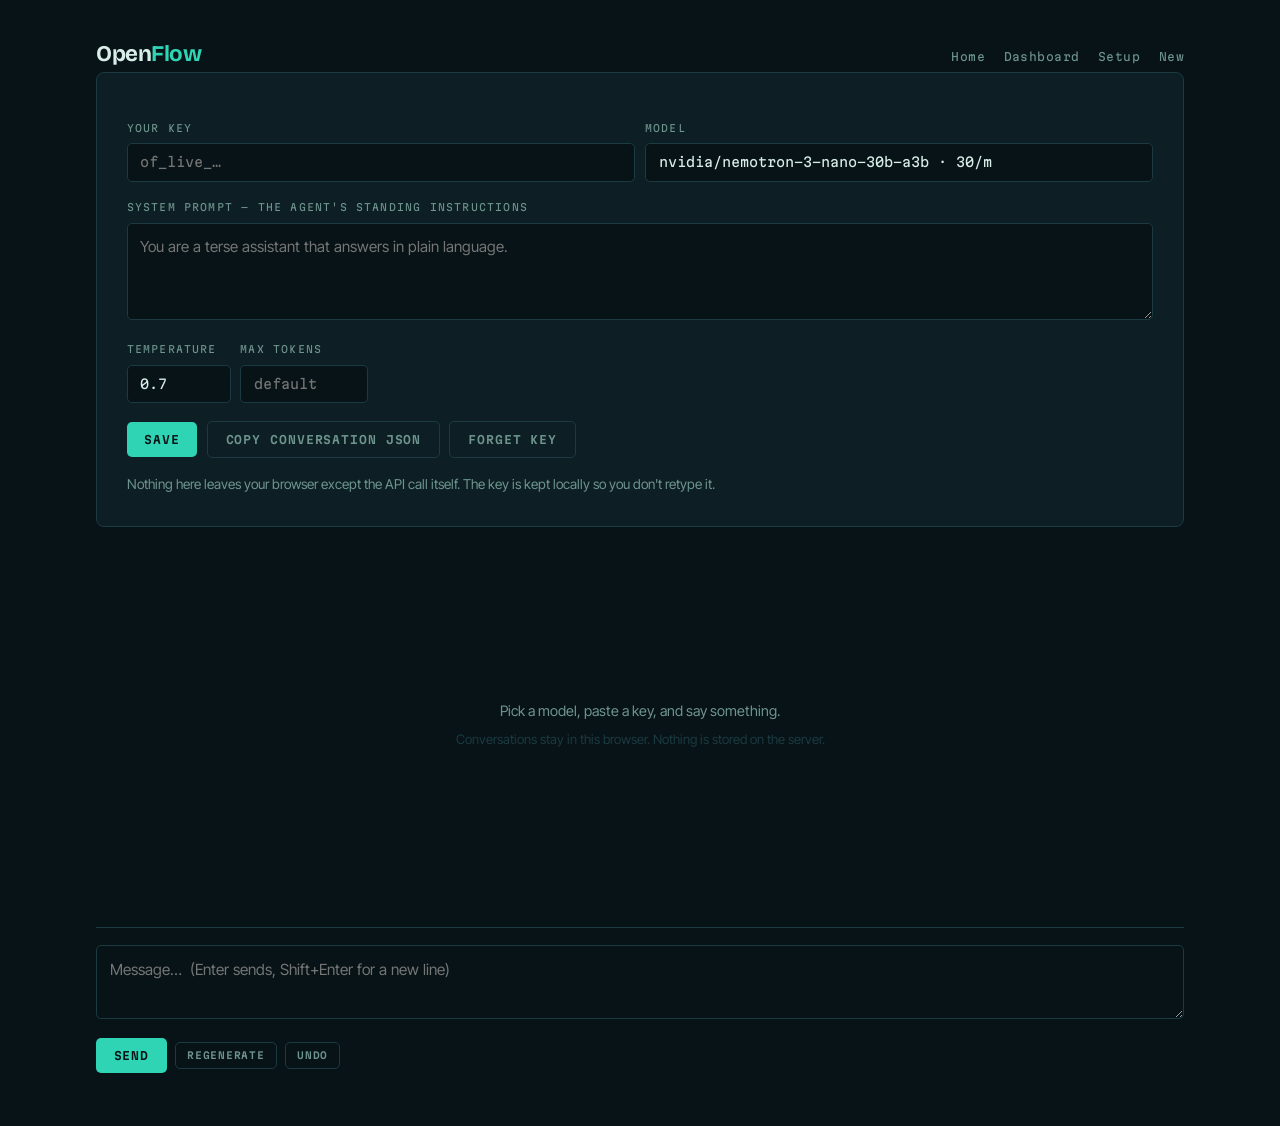
<file: chat.html>
<!doctype html>
<html lang="en">
<head>
<meta charset="utf-8">
<meta name="viewport" content="width=device-width, initial-scale=1">
<title>Chat — OpenFlow</title>
<meta name="color-scheme" content="dark">
<link rel="stylesheet" href="style.css">
</head>
<body class="chat-body">

<header class="masthead">
  <h1 class="wordmark"><a href="index.html">Open<span>Flow</span></a></h1>
  <nav>
    <a href="index.html">Home</a>
    <a href="dashboard.html">Dashboard</a>
    <a href="#" id="toggle-setup">Setup</a>
    <a href="#" id="new-chat">New</a>
  </nav>
</header>

<main class="shell chat-shell">

  <!-- ---------------------------------------------------------- setup ---->
  <section class="panel" id="setup">
    <div class="row">
      <div class="grow">
        <label for="key">Your key</label>
        <input id="key" placeholder="of_live_…" autocomplete="off">
      </div>
      <div class="grow">
        <label for="model">Model</label>
        <select id="model"></select>
      </div>
    </div>

    <label for="system">System prompt — the agent's standing instructions</label>
    <textarea id="system" rows="3" placeholder="You are a terse assistant that answers in plain language."></textarea>

    <div class="row" style="margin-top:0.9rem">
      <div>
        <label for="temp" style="margin-top:0">Temperature</label>
        <input id="temp" type="number" min="0" max="2" step="0.1" value="0.7" style="width:6.5rem">
      </div>
      <div>
        <label for="maxtok" style="margin-top:0">Max tokens</label>
        <input id="maxtok" type="number" min="1" step="64" placeholder="default" style="width:8rem">
      </div>
    </div>

    <div class="row" style="margin-top:1.1rem">
      <button type="button" id="save-setup">Save</button>
      <button class="ghost" type="button" id="copy-json">Copy conversation JSON</button>
      <button class="ghost" type="button" id="forget">Forget key</button>
    </div>

    <p class="alert" id="setup-alert" hidden></p>
    <p class="note" style="margin-top:1rem">
      Nothing here leaves your browser except the API call itself. The key is
      kept locally so you don't retype it.
    </p>
  </section>

  <!-- -------------------------------------------------------- messages ---->
  <section id="thread" class="thread">
    <p class="empty" id="empty">
      Pick a model, paste a key, and say something.<br>
      <span class="dim">Conversations stay in this browser. Nothing is stored on the server.</span>
    </p>
  </section>

  <!-- -------------------------------------------------------- composer ---->
  <section class="composer">
    <textarea id="say" rows="2" placeholder="Message…  (Enter sends, Shift+Enter for a new line)"></textarea>
    <div class="composer-actions">
      <button type="button" id="send">Send</button>
      <button class="ghost tiny" type="button" id="stop" hidden>Stop</button>
      <button class="ghost tiny" type="button" id="regen">Regenerate</button>
      <button class="ghost tiny" type="button" id="undo">Undo</button>
    </div>
    <p class="meta" id="stats"></p>
  </section>

</main>

<script src="config.js?v=ce07b30f"></script>
<script>
const CFG = window.OPENFLOW;
const API = CFG.api.replace(/\/+$/, "");
const MODELS = CFG.models || [];

/* ------------------------------------------------------------ tiny store */

const store = {
  _m: {},
  get(k) { try { return localStorage.getItem(k); } catch (e) { return this._m[k] ?? null; } },
  set(k, v) { try { localStorage.setItem(k, v); } catch (e) { this._m[k] = v; } },
  del(k) { try { localStorage.removeItem(k); } catch (e) { delete this._m[k]; } },
};

const $ = (id) => document.getElementById(id);

/* ----------------------------------------------------------------- state */

let history = [];
let controller = null;

function loadState() {
  $("key").value = store.get("openflow.key") || "";
  $("system").value = store.get("openflow.system") || "";
  $("temp").value = store.get("openflow.temp") || "0.7";
  $("maxtok").value = store.get("openflow.maxtok") || "";
  try { history = JSON.parse(store.get("openflow.thread") || "[]"); } catch (e) { history = []; }
}

function saveThread() {
  store.set("openflow.thread", JSON.stringify(history));
}

/* ---------------------------------------------------------------- models */

function fillModels() {
  const picker = $("model");
  picker.innerHTML = "";
  for (const m of MODELS) {
    if ((m.kind || "chat") !== "chat") continue;   // video has its own endpoint
    const option = document.createElement("option");
    option.value = m.id;
    option.textContent = m.id + "  ·  " + m.limit;
    picker.appendChild(option);
  }
  const saved = store.get("openflow.model");
  if (saved && MODELS.some((m) => m.id === saved)) picker.value = saved;
}

/* -------------------------------------------------------------- markdown */

/* Deliberately small. Escapes everything first, then re-introduces only
   fenced code, inline code, bold and italics. No raw HTML ever renders. */
function render(text) {
  const safe = text
    .replace(/&/g, "&amp;").replace(/</g, "&lt;").replace(/>/g, "&gt;");

  const blocks = [];
  let out = safe.replace(/```(\w*)\n?([\s\S]*?)```/g, (_, lang, code) => {
    blocks.push('<pre class="code" data-lang="' + lang + '">' + code.replace(/\n$/, "") + "</pre>");
    return "\u0000" + (blocks.length - 1) + "\u0000";
  });

  out = out
    .replace(/`([^`\n]+)`/g, "<code>$1</code>")
    .replace(/\*\*([^*]+)\*\*/g, "<strong>$1</strong>")
    .replace(/(^|\W)\*([^*\n]+)\*/g, "$1<em>$2</em>")
    .replace(/\n/g, "<br>");

  return out.replace(/\u0000(\d+)\u0000/g, (_, i) => blocks[i]);
}

/* ---------------------------------------------------------------- thread */

function draw() {
  const thread = $("thread");
  thread.innerHTML = "";

  if (!history.length) {
    thread.innerHTML =
      '<p class="empty">Pick a model, paste a key, and say something.<br>' +
      '<span class="dim">Conversations stay in this browser. Nothing is ' +
      'stored on the server.</span></p>';
    return;
  }

  history.forEach((message, index) => {
    const el = document.createElement("article");
    el.className = "msg";
    el.dataset.role = message.role;

    const who = document.createElement("p");
    who.className = "who";
    who.textContent = message.role === "user" ? "you" : (message.model || "assistant");
    el.appendChild(who);

    const body = document.createElement("div");
    body.className = "body";
    body.innerHTML = render(message.content);
    el.appendChild(body);

    const tools = document.createElement("div");
    tools.className = "msg-tools";

    const copy = document.createElement("button");
    copy.className = "ghost tiny";
    copy.type = "button";
    copy.textContent = "Copy";
    copy.onclick = () => navigator.clipboard.writeText(message.content);
    tools.appendChild(copy);

    if (message.role === "user") {
      const again = document.createElement("button");
      again.className = "ghost tiny";
      again.type = "button";
      again.textContent = "Edit";
      again.onclick = () => {
        $("say").value = message.content;
        history = history.slice(0, index);
        saveThread();
        draw();
        $("say").focus();
      };
      tools.appendChild(again);
    }

    el.appendChild(tools);
    thread.appendChild(el);
  });

  thread.scrollTop = thread.scrollHeight;
}

function note(text, good = false) {
  const el = $("setup-alert");
  el.textContent = text;
  el.classList.toggle("good", good);
  el.hidden = !text;
}

/* ------------------------------------------------------------------ send */

async function ask() {
  const key = $("key").value.trim();
  const model = $("model").value;
  const text = $("say").value.trim();

  if (!key) { $("setup").hidden = false; note("Paste your OpenFlow key first."); return; }
  if (!text) return;

  store.set("openflow.key", key);
  store.set("openflow.model", model);

  history.push({ role: "user", content: text });
  $("say").value = "";
  saveThread();
  draw();

  const messages = [];
  const system = $("system").value.trim();
  if (system) messages.push({ role: "system", content: system });
  for (const m of history) messages.push({ role: m.role, content: m.content });

  const body = { model, messages, stream: true };
  const temp = parseFloat($("temp").value);
  if (!Number.isNaN(temp)) body.temperature = temp;
  const maxtok = parseInt($("maxtok").value, 10);
  if (!Number.isNaN(maxtok) && maxtok > 0) body.max_tokens = maxtok;

  const reply = { role: "assistant", content: "", model };
  history.push(reply);
  draw();

  const bubble = $("thread").lastElementChild.querySelector(".body");
  bubble.innerHTML = '<span class="caret"></span>';

  $("send").disabled = true;
  $("stop").hidden = false;
  $("stats").textContent = "waiting…";

  const began = performance.now();
  let first = null;
  controller = new AbortController();

  try {
    const res = await fetch(API + "/v1/chat/completions", {
      method: "POST",
      signal: controller.signal,
      headers: { Authorization: "Bearer " + key, "Content-Type": "application/json" },
      body: JSON.stringify(body),
    });

    if (!res.ok) {
      const detail = await res.json().catch(() => null);
      reply.content = detail?.error?.message || ("HTTP " + res.status);
      reply.failed = true;
      draw();
      $("thread").lastElementChild.dataset.role = "error";
      $("stats").textContent = "";
      return;
    }

    const reader = res.body.getReader();
    const decoder = new TextDecoder();
    let buffer = "";

    while (true) {
      const { done, value } = await reader.read();
      if (done) break;
      buffer += decoder.decode(value, { stream: true });
      const lines = buffer.split("\n");
      buffer = lines.pop();

      for (const line of lines) {
        if (!line.startsWith("data:")) continue;
        const payload = line.slice(5).trim();
        if (payload === "[DONE]") continue;
        try {
          const piece = JSON.parse(payload).choices?.[0]?.delta?.content;
          if (!piece) continue;
          if (first === null) first = performance.now() - began;
          reply.content += piece;
          bubble.innerHTML = render(reply.content) + '<span class="caret"></span>';
          $("thread").scrollTop = $("thread").scrollHeight;
        } catch (e) { /* partial frame */ }
      }
    }

    bubble.innerHTML = render(reply.content);
    const total = (performance.now() - began) / 1000;
    $("stats").textContent = reply.content.length + " chars · " +
      (first !== null ? (first / 1000).toFixed(1) + "s to first token · " : "") +
      total.toFixed(1) + "s";
  } catch (err) {
    if (err.name === "AbortError") {
      bubble.innerHTML = render(reply.content || "(stopped)");
      $("stats").textContent = "stopped";
    } else {
      reply.content = "Couldn't reach the gateway: " + err.message;
      reply.failed = true;
      draw();
      $("thread").lastElementChild.dataset.role = "error";
    }
  } finally {
    controller = null;
    $("send").disabled = false;
    $("stop").hidden = true;
    if (reply.failed) history.pop();      // don't poison the next turn
    saveThread();
  }
}

/* --------------------------------------------------------------- wiring */

$("send").addEventListener("click", ask);

$("stop").addEventListener("click", () => { if (controller) controller.abort(); });

$("say").addEventListener("keydown", (e) => {
  if (e.key === "Enter" && !e.shiftKey) { e.preventDefault(); ask(); }
});

$("regen").addEventListener("click", () => {
  while (history.length && history[history.length - 1].role === "assistant") history.pop();
  const last = history.pop();
  if (!last) return;
  $("say").value = last.content;
  saveThread();
  draw();
  ask();
});

$("undo").addEventListener("click", () => {
  history.pop();
  if (history.length && history[history.length - 1].role === "user") history.pop();
  saveThread();
  draw();
});

$("new-chat").addEventListener("click", (e) => {
  e.preventDefault();
  history = [];
  saveThread();
  draw();
  $("stats").textContent = "";
});

$("toggle-setup").addEventListener("click", (e) => {
  e.preventDefault();
  $("setup").hidden = !$("setup").hidden;
});

$("save-setup").addEventListener("click", () => {
  store.set("openflow.key", $("key").value.trim());
  store.set("openflow.system", $("system").value);
  store.set("openflow.temp", $("temp").value);
  store.set("openflow.maxtok", $("maxtok").value);
  store.set("openflow.model", $("model").value);
  note("Saved.", true);
  setTimeout(() => { $("setup").hidden = true; note(""); }, 700);
});

$("copy-json").addEventListener("click", () => {
  const messages = [];
  const system = $("system").value.trim();
  if (system) messages.push({ role: "system", content: system });
  for (const m of history) messages.push({ role: m.role, content: m.content });
  navigator.clipboard.writeText(JSON.stringify(messages, null, 2)).then(
    () => note("Messages array copied — paste it straight into your agent.", true),
    () => note("Copy failed."));
});

$("forget").addEventListener("click", () => {
  store.del("openflow.key");
  $("key").value = "";
  note("Key forgotten.", true);
});

/* ----------------------------------------------------------------- start */

fillModels();
loadState();
draw();
if (!$("key").value) $("setup").hidden = false; else $("setup").hidden = true;
</script>
</body>
</html>
</file>
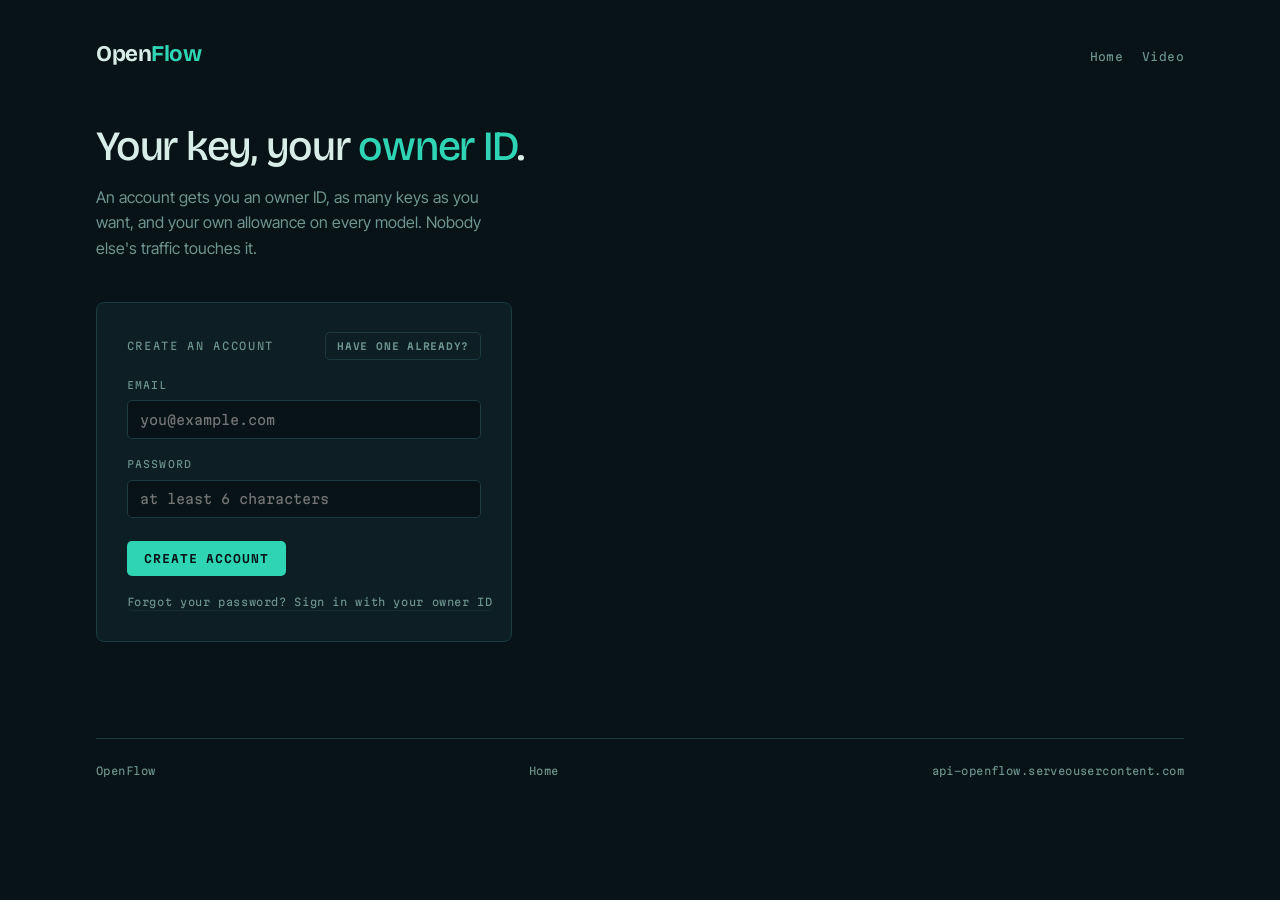
<file: dashboard.html>
<!doctype html>
<html lang="en">
<head>
<meta charset="utf-8">
<meta name="viewport" content="width=device-width, initial-scale=1">
<title>Dashboard — OpenFlow</title>
<meta name="color-scheme" content="dark">
<link rel="stylesheet" href="style.css">
</head>
<body>

<header class="masthead">
  <h1 class="wordmark"><a href="index.html">Open<span>Flow</span></a></h1>
  <nav>
    <a href="index.html">Home</a>
    <a href="video.html">Video</a>
    <a href="#pick" id="nav-pick" hidden>Free pick</a>
    <a href="#models" id="nav-models" hidden>Models</a>
    <a href="#" id="signout" hidden>Sign out</a>
  </nav>
</header>

<main class="shell">

  <!-- ---------------------------------------------------------- signed out -->
  <section id="gate">
    <h2 class="thesis" style="font-size:clamp(1.6rem,4.5vw,2.6rem)">
      Your key, your <em>owner ID</em>.
    </h2>
    <p class="standfirst">
      An account gets you an owner ID, as many keys as you want, and your own
      allowance on every model. Nobody else's traffic touches it.
    </p>

    <div class="panel" style="max-width:26rem">
      <div class="row spread">
        <p class="eyebrow" id="gate-title" style="margin:0">Create an account</p>
        <button class="ghost tiny" type="button" id="gate-toggle">Have one already?</button>
      </div>

      <label for="email">Email</label>
      <input id="email" type="email" autocomplete="email" placeholder="you@example.com">

      <div id="gate-password">
        <label for="password">Password</label>
        <input id="password" type="password" autocomplete="current-password" placeholder="at least 6 characters">
      </div>

      <div id="gate-ownerid" hidden>
        <label for="ownerid">Owner ID</label>
        <input id="ownerid" placeholder="own_…" autocomplete="off">
      </div>

      <div class="row" style="margin-top:1.4rem">
        <button type="button" id="gate-submit">Create account</button>
      </div>

      <p class="alert" id="gate-alert" hidden></p>

      <p class="secret" style="margin-top:1.1rem">
        <button type="button" id="gate-mode">Forgot your password? Sign in with your owner ID</button>
      </p>
    </div>
  </section>

  <!-- ----------------------------------------------------------- signed in -->
  <section id="desk" hidden>

    <div class="row spread" style="margin:2.75rem 0 0">
      <div>
        <p class="eyebrow" style="margin:0 0 0.3rem">Signed in as</p>
        <p class="stat" id="who"></p>
      </div>
      <div style="text-align:right">
        <p class="eyebrow" style="margin:0 0 0.3rem">Owner ID</p>
        <p class="stat" id="owner">—</p>
        <p class="stat" id="perk-badge" style="color:var(--flow);font-size:0.7rem" hidden></p>
      </div>
    </div>

    <!-- ------------------------------------------------------------- keys -->
    <section class="section">
      <h2>Keys</h2>
      <p>Each key is shown once, when you create it. Only a fingerprint is
        stored, so there's no recovering it later — make another instead.</p>

      <div class="panel" style="margin-top:1.6rem">
        <div class="row">
          <input id="label" class="grow" placeholder="what's this key for?">
          <button type="button" id="mint">Generate key</button>
        </div>

        <div class="reveal" id="reveal" hidden>
          <p class="eyebrow" style="margin:0 0 0.55rem">Copy this now</p>
          <div id="reveal-key"></div>
          <div class="row tight" style="margin-top:0.9rem">
            <button class="ghost tiny" type="button" id="copy">Copy</button>
            <button class="ghost tiny" type="button" id="tryit">Use it below</button>
          </div>
        </div>

        <p class="alert" id="desk-alert" hidden></p>
        <div id="keys"></div>
      </div>
    </section>

    <!-- -------------------------------------------------------- free pick -->
    <section class="section" id="pick" hidden>
      <h2>Your free pick</h2>
      <p>One model, no limit, for as long as you want it. Change your mind
        whenever — nothing is spent by switching.</p>

      <div class="panel" style="margin-top:1.6rem">
        <label for="pick-model">Unlimited model</label>
        <select id="pick-model"><option value="">— none chosen —</option></select>

        <div class="row" style="margin-top:1.1rem">
          <button type="button" id="pick-save">Save</button>
          <button type="button" class="ghost" id="pick-clear">Clear</button>
        </div>

        <p class="alert" id="pick-alert" hidden></p>
      </div>
    </section>

    <!-- ----------------------------------------------------------- models -->
    <section class="section" id="models">
      <h2>Models you can call</h2>
      <p>Every limit below is yours alone. Paste a key to see your own
        remaining headroom — or paste a code to redeem it.</p>

      <div class="panel" style="margin-top:1.4rem">
        <div class="row">
          <input id="play-key" class="grow" placeholder="of_live_… or a code" autocomplete="off">
          <button class="ghost" type="button" id="forget">Forget</button>
        </div>
        <p class="secret" style="margin:0.55rem 0 0">
          Kept in this browser only. It's never sent anywhere except your own
          gateway.
        </p>
        <p class="alert good" id="perk-note" hidden></p>
      </div>

      <div class="rig" style="margin-top:1.6rem">
        <div class="rig-head">
          <p class="eyebrow" style="margin:0">Your allowance <span id="rig-count"></span></p>
          <p class="rig-state" id="rig-state" data-live="pending">
            <span class="pip"></span><span id="rig-state-text">connecting</span>
          </p>
        </div>
        <input class="sift" id="sift" type="search" placeholder="filter models" autocomplete="off">
        <div id="rig-body"><p class="note">Loading…</p></div>
      </div>
    </section>

    <!-- --------------------------------------------------------- base url -->
    <section class="section">
      <h2>Base URL</h2>
      <p>Point any OpenAI-compatible client here and pass your key as the
        bearer token.</p>
      <p class="endpoint"><code id="base-url">…</code></p>
      <div class="row" style="margin-top:0.9rem">
        <button class="ghost tiny" type="button" id="copy-base">Copy base URL</button>
      </div>
    </section>

  </section>
</main>

<footer>
  <span>OpenFlow</span>
  <span><a href="index.html">Home</a></span>
  <span id="foot-endpoint">—</span>
</footer>

<script src="config.js?v=b755d080"></script>
<script>
const CFG = window.OPENFLOW;
const API = CFG.api.replace(/\/+$/, "");

console.log("%cOpenFlow", "color:#2fd4b4;font-weight:700");
console.log("A code exists. The key field takes more than keys.\n" +
            "Filter the models on the home page for a small orange fish.");
const SB = CFG.supabaseUrl.replace(/\/+$/, "");

document.getElementById("base-url").textContent = API + "/v1";
document.getElementById("foot-endpoint").textContent = API.replace(/^https?:\/\//, "");

/* ------------------------------------------------------------- tiny store */

const store = {
  _m: {},
  get(k) { try { return localStorage.getItem(k); } catch (e) { return this._m[k] ?? null; } },
  set(k, v) { try { localStorage.setItem(k, v); } catch (e) { this._m[k] = v; } },
  del(k) { try { localStorage.removeItem(k); } catch (e) { delete this._m[k]; } },
};

let session = null;
try { session = JSON.parse(store.get("openflow.session") || "null"); } catch (e) {}

const keep = (s) => { session = s; store.set("openflow.session", JSON.stringify(s)); };
const clear = () => {
  session = null;
  AUTH.mode = AUTH.email = AUTH.ownerId = null;
  store.del("openflow.session");
  store.del("openflow.owner");
};

/* ------------------------------------------------------------- supabase io */

async function sb(path, { method = "GET", body, auth = true, prefer } = {}) {
  const headers = { apikey: CFG.supabaseKey, "Content-Type": "application/json" };
  headers.Authorization = "Bearer " + (auth && session ? session.access_token : CFG.supabaseKey);
  if (prefer) headers.Prefer = prefer;

  const res = await fetch(SB + path, {
    method, headers, body: body ? JSON.stringify(body) : undefined,
  });
  const text = await res.text();
  const data = text ? JSON.parse(text) : null;
  if (!res.ok) {
    throw new Error(data?.msg || data?.message || data?.error_description ||
                    data?.hint || ("Supabase returned " + res.status));
  }
  return data;
}

/* Whoever we are, the owner ID is what keys hang off. */
async function ownerId() {
  if (AUTH.mode === "owner") return AUTH.ownerId;
  try {
    const rows = await sb("/rest/v1/owners?select=owner_id&limit=1");
    return rows?.[0]?.owner_id || "pending — run schema.sql";
  } catch (err) {
    return null;
  }
}

/* Two ways in. "jwt" is the normal Supabase session. "owner" carries the
   email and owner ID with every call instead, checked by security-definer
   functions, because Supabase Auth can't mint a token for that pair. */
const AUTH = { mode: null, email: null, ownerId: null };

try {
  const saved = JSON.parse(store.get("openflow.owner") || "null");
  if (saved && saved.email && saved.ownerId) Object.assign(AUTH, saved, { mode: "owner" });
} catch (e) {}

function ownerArgs(extra = {}) {
  return { p_email: AUTH.email, p_owner_id: AUTH.ownerId, ...extra };
}

const rpc = (fn, body) =>
  sb("/rest/v1/rpc/" + fn, { method: "POST", auth: false, body });

function say(id, message, good = false) {
  const el = document.getElementById(id);
  el.textContent = message;
  el.classList.toggle("good", good);
  el.hidden = !message;
}

/* --------------------------------------------------------------------- gate */

let mode = "signup";
const gateTitle = document.getElementById("gate-title");
const gateToggle = document.getElementById("gate-toggle");
const gateSubmit = document.getElementById("gate-submit");

const gateMode = document.getElementById("gate-mode");
let byOwner = false;

gateMode.addEventListener("click", () => {
  byOwner = !byOwner;
  document.getElementById("gate-password").hidden = byOwner;
  document.getElementById("gate-ownerid").hidden = !byOwner;
  gateToggle.hidden = byOwner;
  gateTitle.textContent = byOwner ? "Sign in with your owner ID" :
                          (mode === "signup" ? "Create an account" : "Sign in");
  gateSubmit.textContent = byOwner ? "Sign in" :
                           (mode === "signup" ? "Create account" : "Sign in");
  gateMode.textContent = byOwner ? "Use a password instead"
                                 : "Forgot your password? Sign in with your owner ID";
  say("gate-alert", "");
});

gateToggle.addEventListener("click", () => {
  mode = mode === "signup" ? "login" : "signup";
  gateTitle.textContent = mode === "signup" ? "Create an account" : "Sign in";
  gateSubmit.textContent = mode === "signup" ? "Create account" : "Sign in";
  gateToggle.textContent = mode === "signup" ? "Have one already?" : "Need an account?";
  say("gate-alert", "");
});

gateSubmit.addEventListener("click", async () => {
  const email = document.getElementById("email").value.trim();

  if (byOwner) {
    const ownerId = document.getElementById("ownerid").value.trim();
    if (!email || !ownerId) return say("gate-alert", "Enter both your email and your owner ID.");
    gateSubmit.disabled = true;
    try {
      const out = await rpc("openflow_owner_login",
                            { p_email: email, p_owner_id: ownerId });
      const row = Array.isArray(out) ? out[0] : out;
      if (!row || !row.ok) return say("gate-alert", row?.message || "That didn't work.");
      AUTH.mode = "owner";
      AUTH.email = row.email;
      AUTH.ownerId = row.owner_id;
      store.set("openflow.owner", JSON.stringify({ email: AUTH.email, ownerId: AUTH.ownerId }));
      await open();
    } catch (err) {
      say("gate-alert", "Couldn't reach the account database.");
    } finally {
      gateSubmit.disabled = false;
    }
    return;
  }

  const password = document.getElementById("password").value;
  if (!email || !password) return say("gate-alert", "Enter an email and a password.");
  if (password.length < 6) return say("gate-alert", "Passwords need at least 6 characters.");

  gateSubmit.disabled = true;
  try {
    if (mode === "signup") {
      const out = await sb("/auth/v1/signup", { method: "POST", auth: false, body: { email, password } });
      if (!out.access_token) {
        say("gate-alert", "Account created. Supabase is set to confirm emails " +
                          "first — check your inbox, or switch that off under " +
                          "Authentication → Providers → Email.");
        gateSubmit.disabled = false;
        return;
      }
      keep(out);
    } else {
      keep(await sb("/auth/v1/token?grant_type=password", {
        method: "POST", auth: false, body: { email, password },
      }));
    }
    await open();
  } catch (err) {
    say("gate-alert", err.message);
  } finally {
    gateSubmit.disabled = false;
  }
});

/* --------------------------------------------------------------------- desk */

let me = null;

async function open() {
  if (AUTH.mode === "owner") {
    me = { email: AUTH.email, id: null };
  } else {
    try {
      me = await sb("/auth/v1/user");
      AUTH.mode = "jwt";
    } catch (err) {
      clear();
      return;
    }
  }

  document.getElementById("gate").hidden = true;
  document.getElementById("desk").hidden = false;
  for (const id of ["signout", "nav-play", "nav-models"]) {
    document.getElementById(id).hidden = false;
  }
  document.getElementById("who").textContent = me.email;

  document.getElementById("owner").textContent = await ownerId() || "unavailable";

  const saved = store.get("openflow.key");
  if (saved) document.getElementById("play-key").value = saved;

  await listKeys();
  build();
  showPerks();
  loadPick();
  tick();
}

document.getElementById("signout").addEventListener("click", (e) => {
  e.preventDefault();
  clear();
  location.reload();
});

/* --------------------------------------------------------------------- keys */

async function sha256hex(text) {
  const digest = await crypto.subtle.digest("SHA-256", new TextEncoder().encode(text));
  return [...new Uint8Array(digest)].map((b) => b.toString(16).padStart(2, "0")).join("");
}

function mintKey() {
  const raw = crypto.getRandomValues(new Uint8Array(32));
  const b64 = btoa(String.fromCharCode(...raw))
    .replace(/\+/g, "-").replace(/\//g, "_").replace(/=+$/, "");
  return "of_live_" + b64;
}

document.getElementById("mint").addEventListener("click", async () => {
  const button = document.getElementById("mint");
  button.disabled = true;
  say("desk-alert", "");
  try {
    const owner = await ownerId();
    if (!owner || owner.startsWith("pending")) {
      throw new Error("No owner ID yet. Run schema.sql on your project.");
    }

    const key = mintKey();
    const label = document.getElementById("label").value.trim() || "default";
    const hash = await sha256hex(key);
    const preview = key.slice(0, 16) + "…" + key.slice(-4);

    if (AUTH.mode === "owner") {
      const ok = await rpc("openflow_owner_new_key",
        ownerArgs({ p_label: label, p_key_hash: hash, p_key_preview: preview }));
      if (ok === false) throw new Error("Couldn't create the key.");
    } else {
      await sb("/rest/v1/api_keys", {
        method: "POST", prefer: "return=minimal",
        body: { user_id: me.id, owner_id: owner, label,
                key_hash: hash, key_preview: preview },
      });
    }

    document.getElementById("reveal-key").textContent = key;
    document.getElementById("reveal").hidden = false;
    document.getElementById("label").value = "";

    document.getElementById("copy").onclick = () =>
      navigator.clipboard.writeText(key).then(
        () => say("desk-alert", "Key copied.", true),
        () => say("desk-alert", "Copy failed — select it and copy manually."));

    document.getElementById("tryit").onclick = () => {
      document.getElementById("play-key").value = key;
      store.set("openflow.key", key);
      document.getElementById("models").scrollIntoView({ block: "start" });
      tick();
    };

    await listKeys();
  } catch (err) {
    say("desk-alert", err.message);
  } finally {
    button.disabled = false;
  }
});

async function listKeys() {
  const box = document.getElementById("keys");
  let rows;
  try {
    rows = AUTH.mode === "owner"
      ? await rpc("openflow_owner_keys", ownerArgs())
      : await sb("/rest/v1/api_keys?select=id,label,key_preview,revoked," +
                 "created_at,last_used_at&order=created_at.desc");
  } catch (err) {
    box.innerHTML = '<p class="note">Couldn\'t load your keys.</p>';
    return;
  }

  box.innerHTML = "";
  if (!rows.length) {
    box.innerHTML = '<p class="note">No keys yet. Generate one above.</p>';
    return;
  }

  for (const row of rows) {
    const el = document.createElement("div");
    el.className = "keyrow";
    el.dataset.revoked = String(row.revoked);

    const used = row.last_used_at
      ? "last used " + new Date(row.last_used_at).toLocaleDateString()
      : "never used";

    el.innerHTML = '<div><div class="mono"></div><div class="meta"></div></div>';
    el.querySelector(".mono").textContent = row.key_preview;
    el.querySelector(".meta").textContent =
      row.label + " · " + used + (row.revoked ? " · revoked" : "");

    if (!row.revoked) {
      const kill = document.createElement("button");
      kill.className = "ghost tiny";
      kill.type = "button";
      kill.textContent = "Revoke";
      kill.onclick = async () => {
        kill.disabled = true;
        try {
          if (AUTH.mode === "owner") {
            await rpc("openflow_owner_revoke", ownerArgs({ p_key_id: row.id }));
          } else {
            await sb("/rest/v1/api_keys?id=eq." + row.id, {
              method: "PATCH", prefer: "return=minimal", body: { revoked: true },
            });
          }
          await listKeys();
          say("desk-alert", "Revoked. Takes up to a minute to take effect.", true);
        } catch (err) {
          say("desk-alert", err.message);
          kill.disabled = false;
        }
      };
      el.appendChild(kill);
    }
    box.appendChild(el);
  }
}

/* ------------------------------------------------------------------- models */

/* The roster comes from config.js and nothing else. The gateway is only ever
   asked how full each bucket is — never which models exist. Regenerate the
   list with: python3 sitemodels.py */
const MODELS = (CFG.models || []).map((m) => ({
  id: m.id,
  provider_label: m.provider,
  blurb: m.blurb,
  limit: m.limit,
  kind: m.kind || "chat",
  capacity: null,
  available: null,
}));

const state = document.getElementById("rig-state");
const stateText = document.getElementById("rig-state-text");
const body = document.getElementById("rig-body");
const sift = document.getElementById("sift");

let live = new Map();

function build() {
  const groups = new Map();
  for (const m of MODELS) {
    const label = m.provider_label || "Other";
    if (!groups.has(label)) groups.set(label, []);
    groups.get(label).push(m);
  }

  body.innerHTML = "";
  for (const [label, rows] of groups) {
    const section = document.createElement("section");
    section.className = "group";
    const head = document.createElement("p");
    head.className = "group-name";
    head.textContent = label;
    section.appendChild(head);

    for (const m of rows) {
      const gauge = document.createElement("div");
      gauge.className = "gauge";
      gauge.id = "gauge-" + m.id;
      gauge.dataset.hay = (m.id + " " + label + " " + (m.blurb || "")).toLowerCase();
      gauge.dataset.state = m.limit === "unlimited" ? "unlimited" : "idle";
      gauge.innerHTML =
        '<span class="gauge-id"></span><span class="gauge-limit"></span>' +
        '<p class="gauge-blurb"></p>' +
        '<div class="gauge-bar"><div class="gauge-fill"></div></div>';
      gauge.querySelector(".gauge-id").textContent = m.id;
      gauge.querySelector(".gauge-blurb").textContent = m.blurb || "";
      gauge.querySelector(".gauge-limit").textContent =
        (m.kind && m.kind !== "chat" ? m.kind + " · " : "") +
        (m.limit === "unlimited" ? "unlimited" : m.limit + " per account");
      section.appendChild(gauge);
    }
    body.appendChild(section);
  }

  count();
  applySift();
}

function count(offline = 0) {
  const providers = new Set(MODELS.map((m) => m.provider_label)).size;
  document.getElementById("rig-count").textContent =
    "· " + MODELS.length + " models · " + providers + " providers" +
    (offline ? " · " + offline + " offline" : "");
}

/* Overlay live numbers onto models we already drew. Anything the gateway
   reports that isn't in config.js is ignored. */
function paint() {
  let offline = 0;
  for (const m of MODELS) {
    const gauge = document.getElementById("gauge-" + m.id);
    if (!gauge) continue;
    const fill = gauge.querySelector(".gauge-fill");
    const limit = gauge.querySelector(".gauge-limit");
    const row = live.get(m.id);

    if (!row) { gauge.dataset.state = "idle"; continue; }

    if (row.configured === false) {
      gauge.dataset.state = "offline";
      limit.textContent = "offline";
      offline++;
      continue;
    }
    if (row.limit === "unlimited" || !row.capacity) {
      gauge.dataset.state = "unlimited";
      fill.style.width = "100%";
      limit.textContent = row.perk ? "unlimited · yours" : "unlimited";
      continue;
    }
    gauge.dataset.state = "metered";
    const share = Math.max(0, row.available / row.capacity);
    fill.style.width = (share * 100).toFixed(1) + "%";
    gauge.dataset.pressure = share < 0.2 ? "high" : "normal";
    limit.textContent = Math.floor(row.available) + " of " + row.capacity + " left";
  }
  count(offline);
}

function applySift() {
  const needle = sift.value.trim().toLowerCase();
  for (const group of body.querySelectorAll(".group")) {
    let shown = 0;
    for (const gauge of group.querySelectorAll(".gauge")) {
      const hit = !needle || gauge.dataset.hay.includes(needle);
      gauge.hidden = !hit;
      if (hit) shown++;
    }
    group.hidden = shown === 0;
  }
}

sift.addEventListener("input", applySift);

async function tick() {
  if (CFG.liveCapacity === false) return;

  const key = (document.getElementById("play-key").value || "").trim();
  const mine = Boolean(key);
  const url = API + (mine ? "/v1/me" : "/v1/status");
  const headers = mine ? { Authorization: "Bearer " + key } : {};

  try {
    const res = await fetch(url, { cache: "no-store", headers });
    if (!res.ok) {
      if (mine && res.status === 401) {
        state.dataset.live = "no";
        stateText.textContent = "key not recognised";
        live = new Map();
        paint();
        return;
      }
      throw new Error(res.status);
    }
    live = new Map(((await res.json()).data || []).map((m) => [m.id, m]));
    paint();
    state.dataset.live = "yes";
    stateText.textContent = mine ? "your allowance, live" : "paste a key to see yours";
  } catch (err) {
    state.dataset.live = "no";
    stateText.textContent = "gateway offline — limits shown from config";
  }
}

/* Switching keys refreshes the meters — and anything that isn't a key gets
   tried as a code first. */
document.getElementById("play-key").addEventListener("change", async (e) => {
  if (await tryCode(e.target.value)) return;
  tick();
});

/* -------------------------------------------------------------------- perks */

/* Anything pasted into the key field that isn't shaped like a key gets tried
   as a code. Wrong guesses cost nothing — the function just says no. */
async function tryCode(value) {
  const text = (value || "").trim();
  if (!text || text.startsWith("of_live_")) return false;

  let out;
  try {
    out = AUTH.mode === "owner"
      ? await rpc("openflow_owner_redeem", ownerArgs({ p_code: text }))
      : await sb("/rest/v1/rpc/openflow_redeem", { method: "POST", body: { p_code: text } });
  } catch (err) {
    return false;
  }

  const row = Array.isArray(out) ? out[0] : out;
  if (!row || !row.ok) return false;

  const note = document.getElementById("perk-note");
  note.textContent = "Unlocked: " + row.message +
    "  ·  It's on your account, so every key you own has it.";
  note.hidden = false;

  document.getElementById("play-key").value = store.get("openflow.key") || "";
  await showPerks();
  await loadPick();
  tick();
  return true;
}

async function showPerks() {
  try {
    const rows = AUTH.mode === "owner"
      ? await rpc("openflow_owner_perks", ownerArgs())
      : await sb("/rest/v1/rpc/openflow_my_perks", { method: "POST", body: {} });
    const perks = (rows || []).map((r) => r.perk);
    const box = document.getElementById("perk-badge");
    if (!box) return;
    box.textContent = perks.length ? perks.join(" · ") : "";
    box.hidden = perks.length === 0;
  } catch (err) { /* older schema, no perks table yet */ }
}

/* --------------------------------------------------------------- free pick */

let blocked = new Set();

async function loadPick() {
  let row;
  try {
    if (AUTH.mode === "owner") {
      const rows = await rpc("openflow_owner_pick", ownerArgs());
      row = Array.isArray(rows) ? rows[0] : rows;
    } else {
      const rows = await sb("/rest/v1/rpc/openflow_my_pick", { method: "POST", body: {} });
      row = Array.isArray(rows) ? rows[0] : rows;
    }
  } catch (err) {
    return;                       // schema-freepick.sql not run yet
  }

  const has = Boolean(row && row.has_pick);
  document.getElementById("pick").hidden = !has;
  document.getElementById("nav-pick").hidden = !has;
  if (!has) return;

  try {
    const rows = await sb("/rest/v1/pick_blocked?select=model", { auth: false });
    blocked = new Set((rows || []).map((r) => r.model));
  } catch (err) { /* fall back to letting the server refuse */ }

  const picker = document.getElementById("pick-model");
  picker.innerHTML = '<option value="">— none chosen —</option>';
  for (const m of MODELS) {
    if (blocked.has(m.id)) continue;          // server refuses these anyway
    if (m.kind !== "chat") continue;          // only chat models are pickable
    if (m.limit === "unlimited") continue;    // no point picking a free one
    const option = document.createElement("option");
    option.value = m.id;
    option.textContent = m.id + "  (normally " + m.limit + ")";
    picker.appendChild(option);
  }
  picker.value = row.unlimited_model || "";
}

async function savePick(model) {
  const save = document.getElementById("pick-save");
  const clear = document.getElementById("pick-clear");
  save.disabled = clear.disabled = true;
  try {
    const out = AUTH.mode === "owner"
      ? await rpc("openflow_owner_choose_unlimited", ownerArgs({ p_model: model }))
      : await sb("/rest/v1/rpc/openflow_choose_unlimited",
                 { method: "POST", body: { p_model: model } });
    const row = Array.isArray(out) ? out[0] : out;
    say("pick-alert", row?.message || "Saved.", Boolean(row?.ok));
    if (row?.ok) document.getElementById("pick-model").value = row.model || "";
    setTimeout(tick, 1500);       // the gateway caches key lookups for a minute
  } catch (err) {
    say("pick-alert", err.message);
  } finally {
    save.disabled = clear.disabled = false;
  }
}

document.getElementById("pick-save").addEventListener("click",
  () => savePick(document.getElementById("pick-model").value));
document.getElementById("pick-clear").addEventListener("click",
  () => savePick(""));

document.getElementById("copy-base").addEventListener("click", () => {
  navigator.clipboard.writeText(API + "/v1");
});

document.getElementById("forget").addEventListener("click", () => {
  store.del("openflow.key");
  document.getElementById("play-key").value = "";
});

/* Anything pasted here is tried as a code first, then used to read your own
   allowance. */
document.getElementById("play-key").addEventListener("change", async (e) => {
  const value = e.target.value.trim();
  if (value && !value.startsWith("of_live_")) {
    if (await tryCode(value)) return;
  }
  if (value.startsWith("of_live_")) store.set("openflow.key", value);
  tick();
});

/* ------------------------------------------------------------------- start */

if (CFG.liveCapacity === false) {
  document.getElementById("rig-state").hidden = true;
}

if (session || AUTH.mode === "owner") open();

setInterval(() => {
  if (session && !document.getElementById("desk").hidden) tick();
}, 5000);
</script>
</body>
</html>
</file>
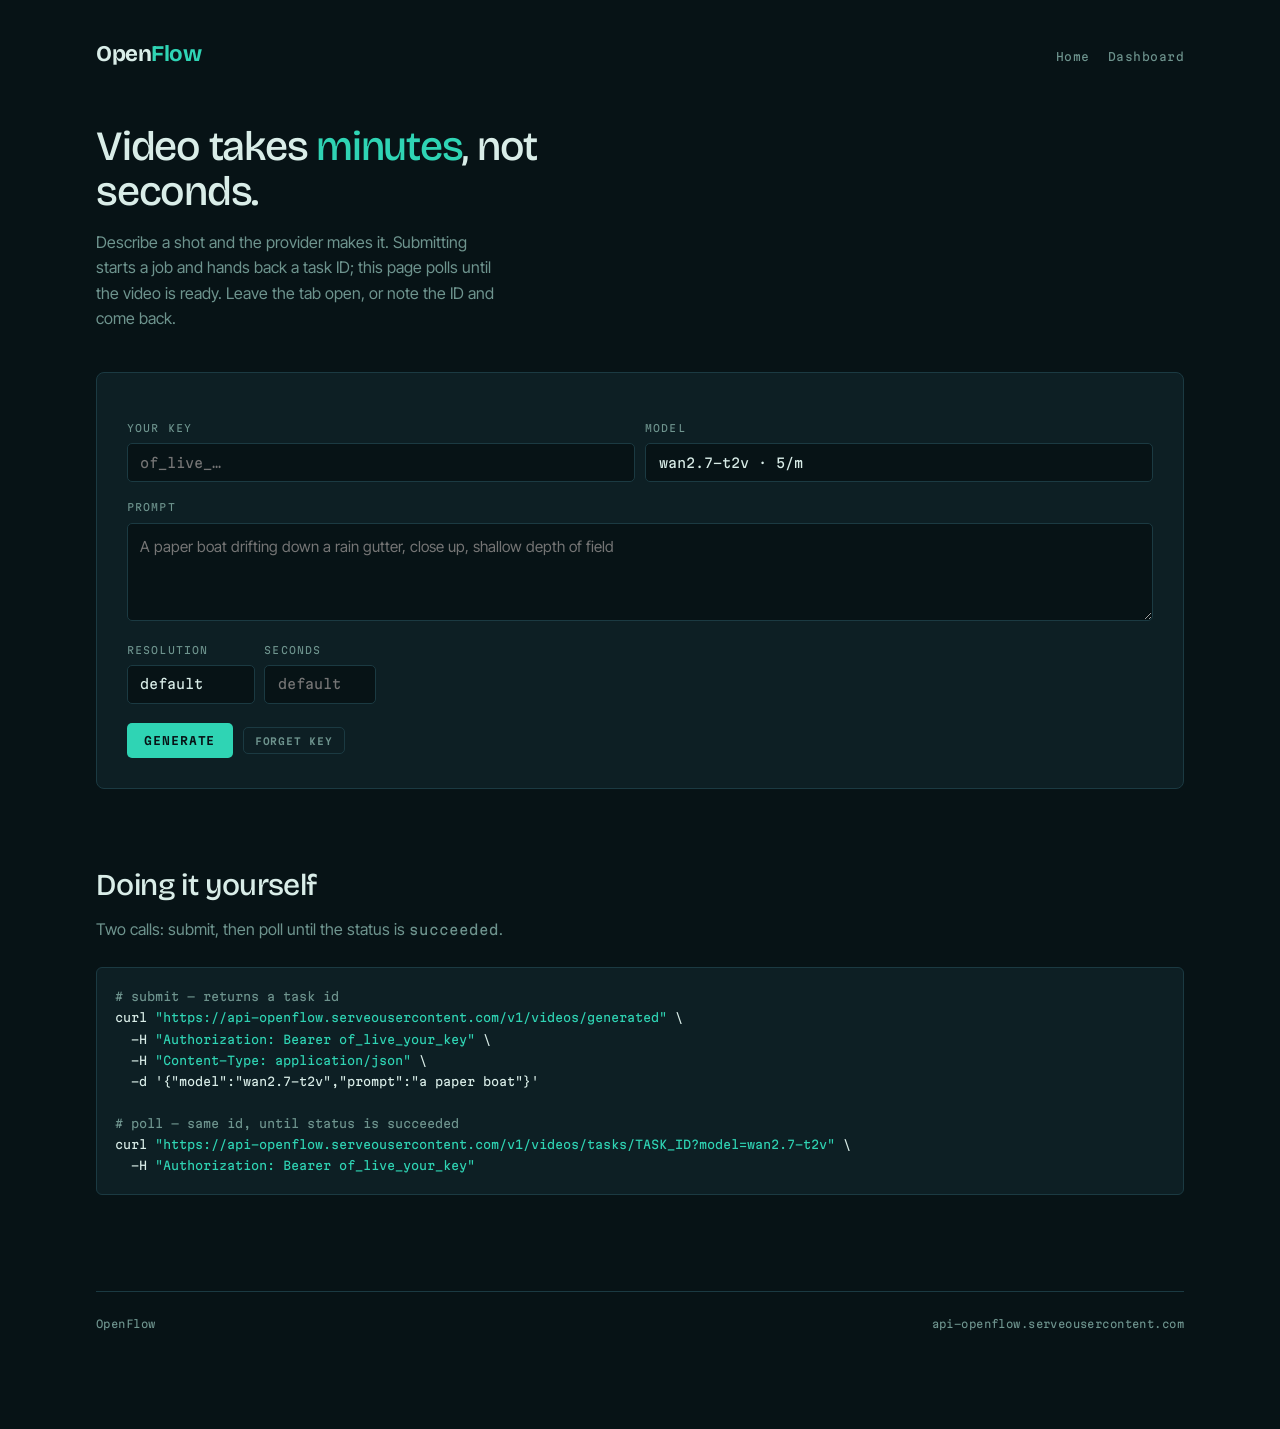
<file: video.html>
<!doctype html>
<html lang="en">
<head>
<meta charset="utf-8">
<meta name="viewport" content="width=device-width, initial-scale=1">
<title>Video — OpenFlow</title>
<meta name="color-scheme" content="dark">
<link rel="stylesheet" href="style.css">
</head>
<body>

<header class="masthead">
  <h1 class="wordmark"><a href="index.html">Open<span>Flow</span></a></h1>
  <nav>
    <a href="index.html">Home</a>
    <a href="dashboard.html">Dashboard</a>
  </nav>
</header>

<main class="shell">

  <h2 class="thesis" style="font-size:clamp(1.6rem,4.5vw,2.6rem)">
    Video takes <em>minutes</em>, not seconds.
  </h2>
  <p class="standfirst">
    Describe a shot and the provider makes it. Submitting starts a job and
    hands back a task ID; this page polls until the video is ready. Leave the
    tab open, or note the ID and come back.
  </p>

  <div class="panel">
    <div class="row">
      <div class="grow">
        <label for="key">Your key</label>
        <input id="key" placeholder="of_live_…" autocomplete="off">
      </div>
      <div class="grow">
        <label for="model">Model</label>
        <select id="model"></select>
      </div>
    </div>

    <label for="prompt">Prompt</label>
    <textarea id="prompt" rows="3" placeholder="A paper boat drifting down a rain gutter, close up, shallow depth of field"></textarea>

    <div class="row" style="margin-top:0.9rem">
      <div>
        <label for="resolution" style="margin-top:0">Resolution</label>
        <select id="resolution" style="width:8rem">
          <option value="">default</option>
          <option value="480P">480P</option>
          <option value="720P">720P</option>
          <option value="1080P">1080P</option>
        </select>
      </div>
      <div>
        <label for="duration" style="margin-top:0">Seconds</label>
        <input id="duration" type="number" min="1" max="30" placeholder="default" style="width:7rem">
      </div>
    </div>

    <div class="row" style="margin-top:1.2rem">
      <button type="button" id="go">Generate</button>
      <button class="ghost" type="button" id="stop" hidden>Stop polling</button>
      <button class="ghost tiny" type="button" id="forget">Forget key</button>
    </div>

    <p class="alert" id="alert" hidden></p>
  </div>

  <!-- ------------------------------------------------------------- job ---->
  <section class="section" id="job" hidden>
    <h2>Job</h2>

    <div class="panel" style="margin-top:1.4rem">
      <div class="row spread">
        <div>
          <p class="eyebrow" style="margin:0 0 0.3rem">Task</p>
          <p class="stat" id="task-id">—</p>
        </div>
        <div style="text-align:right">
          <p class="eyebrow" style="margin:0 0 0.3rem">Status</p>
          <p class="stat" id="task-status">—</p>
        </div>
      </div>

      <div class="gauge-bar" style="margin-top:1.1rem">
        <div class="gauge-fill" id="task-bar" style="width:8%"></div>
      </div>
      <p class="meta" id="task-meta" style="margin-top:0.7rem"></p>

      <video id="player" controls playsinline hidden></video>

      <div class="row" style="margin-top:1rem" id="done-actions" hidden>
        <a id="open-video" href="#" target="_blank" rel="noopener">
          <button class="ghost tiny" type="button">Open in a new tab</button>
        </a>
        <button class="ghost tiny" type="button" id="copy-url">Copy URL</button>
      </div>
    </div>
  </section>

  <section class="section">
    <h2>Doing it yourself</h2>
    <p>Two calls: submit, then poll until the status is <code>succeeded</code>.</p>
<pre><span class="c"># submit — returns a task id</span>
curl <span class="k">"<span class="base">…</span>/v1/videos/generated"</span> \
  -H <span class="k">"Authorization: Bearer of_live_your_key"</span> \
  -H <span class="k">"Content-Type: application/json"</span> \
  -d '{"model":"wan2.7-t2v","prompt":"a paper boat"}'

<span class="c"># poll — same id, until status is succeeded</span>
curl <span class="k">"<span class="base">…</span>/v1/videos/tasks/TASK_ID?model=wan2.7-t2v"</span> \
  -H <span class="k">"Authorization: Bearer of_live_your_key"</span></pre>
  </section>

</main>

<footer>
  <span>OpenFlow</span>
  <span id="foot-endpoint">—</span>
</footer>

<script src="config.js?v=b755d080"></script>
<script>
const CFG = window.OPENFLOW;
const API = CFG.api.replace(/\/+$/, "");
const VIDEO = (CFG.models || []).filter((m) => m.kind === "video");

document.querySelectorAll(".base").forEach((el) => { el.textContent = API; });
document.getElementById("foot-endpoint").textContent = API.replace(/^https?:\/\//, "");

const $ = (id) => document.getElementById(id);

const store = {
  _m: {},
  get(k) { try { return localStorage.getItem(k); } catch (e) { return this._m[k] ?? null; } },
  set(k, v) { try { localStorage.setItem(k, v); } catch (e) { this._m[k] = v; } },
  del(k) { try { localStorage.removeItem(k); } catch (e) { delete this._m[k]; } },
};

/* ---------------------------------------------------------------- models */

for (const m of VIDEO) {
  const option = document.createElement("option");
  option.value = m.id;
  option.textContent = m.id + "  ·  " + m.limit;
  $("model").appendChild(option);
}
if (!VIDEO.length) {
  $("model").innerHTML = "<option>no video models configured</option>";
  $("go").disabled = true;
}
$("key").value = store.get("openflow.key") || "";

function say(message, good = false) {
  const el = $("alert");
  el.style.whiteSpace = "pre-wrap";
  el.textContent = message;
  el.classList.toggle("good", good);
  el.hidden = !message;
}

/* ------------------------------------------------------------------ poll */

let timer = null;
let began = 0;

function stopPolling() {
  if (timer) clearInterval(timer);
  timer = null;
  $("stop").hidden = true;
  $("go").disabled = false;
}

/* No progress is reported by the provider, so the bar creeps toward 90% on a
   curve — honest about being an estimate, and never claims to be finished. */
function creep() {
  const seconds = (Date.now() - began) / 1000;
  const share = 8 + 82 * (1 - Math.exp(-seconds / 90));
  $("task-bar").style.width = share.toFixed(1) + "%";
  $("task-meta").textContent = "waiting " + Math.round(seconds) + "s";
}

function finish(row) {
  stopPolling();
  $("task-bar").style.width = "100%";
  $("task-status").textContent = row.status;

  if (row.status === "succeeded" && row.video_url) {
    $("task-meta").textContent =
      "ready after " + Math.round((Date.now() - began) / 1000) + "s";
    const player = $("player");
    player.src = row.video_url;
    player.hidden = false;
    $("open-video").href = row.video_url;
    $("done-actions").hidden = false;
    $("copy-url").onclick = () => navigator.clipboard.writeText(row.video_url);
    say("Done.", true);
  } else {
    $("task-bar").style.background = "var(--surge)";
    $("task-meta").textContent = row.error || "the job didn't produce a video";
    say(row.error || "Generation failed.");
  }
}

async function poll(taskId, model, key) {
  try {
    const res = await fetch(
      API + "/v1/videos/tasks/" + encodeURIComponent(taskId) +
      "?model=" + encodeURIComponent(model),
      { headers: { Authorization: "Bearer " + key }, cache: "no-store" });
    const row = await res.json();

    if (!res.ok) {
      finish({ status: "failed", error: row?.error?.message || ("HTTP " + res.status) });
      return;
    }
    $("task-status").textContent = row.status;
    if (["succeeded", "failed", "canceled"].includes(row.status)) {
      finish(row);
    }
  } catch (err) {
    // A blip while polling isn't fatal — the job carries on server-side.
    $("task-meta").textContent = "lost contact, still trying…";
  }
}

/* ---------------------------------------------------------------- submit */

$("go").addEventListener("click", async () => {
  const key = $("key").value.trim();
  const model = $("model").value;
  const prompt = $("prompt").value.trim();
  if (!key) return say("Paste your OpenFlow key first.");
  if (!prompt) return say("Write a prompt.");

  store.set("openflow.key", key);
  say("");
  $("go").disabled = true;

  const body = { model, prompt };
  if ($("resolution").value) body.resolution = $("resolution").value;
  const seconds = parseInt($("duration").value, 10);
  if (!Number.isNaN(seconds) && seconds > 0) body.duration = seconds;

  try {
    const res = await fetch(API + "/v1/videos/generated", {
      method: "POST",
      headers: { Authorization: "Bearer " + key, "Content-Type": "application/json" },
      body: JSON.stringify(body),
    });
    const row = await res.json();

    if (!res.ok) {
      $("go").disabled = false;
      let message = row?.error?.message || ("HTTP " + res.status);

      // The provider's own words are the useful part — show them, don't
      // summarise them away.
      let detail = row?.error?.upstream_body || "";
      if (detail) {
        try {
          const parsed = JSON.parse(detail);
          detail = parsed.message || parsed.error?.message ||
                   [parsed.code, parsed.msg].filter(Boolean).join(": ") || detail;
        } catch (e) { /* not JSON, show it raw */ }
        message += "\n\n" + String(detail).slice(0, 600);
      }

      say(message);
      return;
    }

    $("job").hidden = false;
    $("player").hidden = true;
    $("done-actions").hidden = true;
    $("task-bar").style.background = "var(--flow)";
    $("task-id").textContent = row.id || "—";
    $("task-status").textContent = row.status || "submitted";
    began = Date.now();

    if (row.status === "succeeded" && row.video_url) { finish(row); return; }
    if (!row.id) { finish({ status: "failed", error: "no task id came back" }); return; }

    $("stop").hidden = false;
    creep();
    timer = setInterval(() => {
      creep();
      poll(row.id, model, key);
    }, 5000);
  } catch (err) {
    $("go").disabled = false;
    say("Couldn't reach the gateway: " + err.message);
  }
});

$("stop").addEventListener("click", () => {
  stopPolling();
  $("task-meta").textContent =
    "stopped polling — the job is still running, poll the task ID to check";
});

$("forget").addEventListener("click", () => {
  store.del("openflow.key");
  $("key").value = "";
  say("Key forgotten.", true);
});
</script>
</body>
</html>
</file>
<file: style.css>
/* OpenFlow — instrument panel for a shared pipe. */

@import url("https://fonts.googleapis.com/css2?family=Bricolage+Grotesque:opsz,wght@12..96,500;12..96,700&family=Inter+Tight:wght@400;500&family=Martian+Mono:wght@400;600&display=swap");

:root {
  --ink: #071316;
  --surface: #0d1f24;
  --raised: #122a30;
  --line: #1b3a42;
  --flow: #2fd4b4;
  --surge: #ff7043;
  --text: #d9ede8;
  --muted: #6e948e;

  --display: "Bricolage Grotesque", ui-sans-serif, system-ui, sans-serif;
  --body: "Inter Tight", ui-sans-serif, system-ui, sans-serif;
  --data: "Martian Mono", ui-monospace, "SF Mono", monospace;

  --gutter: clamp(1.15rem, 5vw, 5rem);
  --shell: 68rem;
}

* { box-sizing: border-box; }
html { -webkit-text-size-adjust: 100%; scroll-behavior: smooth; }

body {
  margin: 0;
  background: var(--ink);
  color: var(--text);
  font-family: var(--body);
  font-size: 16px;
  line-height: 1.6;
  padding: 0 var(--gutter) 6rem;
}

a { color: var(--flow); text-underline-offset: 3px; }

:focus-visible { outline: 2px solid var(--flow); outline-offset: 3px; border-radius: 2px; }

::selection { background: var(--flow); color: var(--ink); }

/* ---------------------------------------------------------------- masthead */

.masthead {
  display: flex;
  align-items: baseline;
  justify-content: space-between;
  gap: 1rem;
  flex-wrap: wrap;
  padding: 2.25rem 0 0;
  max-width: var(--shell);
  margin: 0 auto;
}

.wordmark {
  font-family: var(--display);
  font-weight: 700;
  font-size: 1.4rem;
  letter-spacing: -0.02em;
  margin: 0;
}
.wordmark a { color: inherit; text-decoration: none; }
.wordmark span { color: var(--flow); }

.masthead nav {
  font-family: var(--data);
  font-size: 0.7rem;
  letter-spacing: 0.04em;
  display: flex;
  gap: 1.15rem;
  flex-wrap: wrap;
}
.masthead nav a { color: var(--muted); text-decoration: none; }
.masthead nav a:hover { color: var(--text); }
.masthead nav a[hidden] { display: none; }

/* ------------------------------------------------------------------- shell */

.shell { max-width: var(--shell); margin: 0 auto; }

.thesis {
  font-family: var(--display);
  font-weight: 500;
  font-size: clamp(1.8rem, 5.5vw, 3.4rem);
  line-height: 1.08;
  letter-spacing: -0.03em;
  margin: 3.25rem 0 1rem;
  max-width: 22ch;
}
.thesis em { font-style: normal; color: var(--flow); }

.standfirst { color: var(--muted); max-width: 46ch; margin: 0 0 2.5rem; }

.eyebrow {
  font-family: var(--data);
  font-size: 0.65rem;
  letter-spacing: 0.16em;
  text-transform: uppercase;
  color: var(--muted);
  margin: 0 0 1rem;
}

.section { margin: 4.5rem 0 0; }

.section > h2 {
  font-family: var(--display);
  font-weight: 500;
  font-size: clamp(1.35rem, 3vw, 1.9rem);
  letter-spacing: -0.02em;
  margin: 0 0 0.5rem;
  max-width: 26ch;
}
.section > p { color: var(--muted); max-width: 52ch; margin: 0; }

/* ------------------------------------------------------------------ gauges */

.rig { border-top: 1px solid var(--line); margin-top: 3rem; }

.rig-head {
  display: flex;
  align-items: baseline;
  justify-content: space-between;
  gap: 0.75rem 1rem;
  flex-wrap: wrap;
  padding: 1.25rem 0 0.75rem;
}

.rig-state {
  font-family: var(--data);
  font-size: 0.65rem;
  letter-spacing: 0.1em;
  text-transform: uppercase;
  color: var(--muted);
  display: flex;
  align-items: center;
  gap: 0.5rem;
  margin: 0;
}

.pip { width: 7px; height: 7px; border-radius: 50%; background: var(--muted); flex: none; }
.rig-state[data-live="yes"] .pip { background: var(--flow); }
.rig-state[data-live="no"] .pip { background: var(--surge); }

#rig-count { color: var(--line); letter-spacing: 0.1em; }

.sift {
  width: 100%;
  max-width: 18rem;
  background: var(--ink);
  border: 1px solid var(--line);
  border-radius: 5px;
  color: var(--text);
  font-family: var(--data);
  font-size: 0.72rem;
  padding: 0.5rem 0.7rem;
}
.sift:focus { border-color: var(--flow); outline: none; }
.sift::placeholder { color: var(--muted); }

.group { margin: 1.75rem 0 0; }
.group[hidden] { display: none; }

.group-name {
  font-family: var(--data);
  font-size: 0.68rem;
  letter-spacing: 0.12em;
  text-transform: uppercase;
  color: var(--muted);
  padding-bottom: 0.6rem;
  border-bottom: 1px solid var(--line);
  margin: 0 0 0.25rem;
}

.gauge {
  display: grid;
  grid-template-columns: minmax(0, 1fr) auto;
  gap: 0.2rem 1.25rem;
  align-items: baseline;
  padding: 0.85rem 0 0.95rem;
  border-bottom: 1px solid var(--line);
}
.gauge[hidden] { display: none; }

.gauge-id {
  font-family: var(--data);
  font-size: 0.8rem;
  font-weight: 600;
  word-break: break-all;
}

.gauge-limit {
  font-family: var(--data);
  font-size: 0.7rem;
  color: var(--muted);
  text-align: right;
  white-space: nowrap;
}

.gauge-blurb {
  grid-column: 1 / -1;
  color: var(--muted);
  font-size: 0.85rem;
  margin: 0.15rem 0 0;
}
.gauge-blurb:empty { display: none; }

.gauge-bar {
  grid-column: 1 / -1;
  height: 5px;
  margin-top: 0.65rem;
  background: var(--raised);
  border-radius: 99px;
  overflow: hidden;
}

.gauge-fill {
  height: 100%;
  width: 100%;
  background: var(--flow);
  border-radius: 99px;
  transition: width 600ms cubic-bezier(0.22, 1, 0.36, 1), background 400ms;
}

.gauge[data-pressure="high"] .gauge-fill { background: var(--surge); }

.gauge[data-state="unlimited"] .gauge-fill {
  background: linear-gradient(90deg, var(--flow), #55e8a2, var(--flow));
  background-size: 200% 100%;
  animation: drift 3.5s linear infinite;
}

.gauge[data-state="idle"] .gauge-fill { background: var(--line); width: 100%; }

/* The landing page lists limits without levels — no bar to draw there. */
.gauge[data-state="listed"] .gauge-bar { display: none; }

.gauge[data-state="offline"] .gauge-fill { background: var(--line); width: 100%; }
.gauge[data-state="offline"] .gauge-id { color: var(--muted); }

@keyframes drift { from { background-position: 0% 0; } to { background-position: 200% 0; } }

@media (prefers-reduced-motion: reduce) {
  .gauge-fill { transition: none; animation: none; }
  html { scroll-behavior: auto; }
}

/* ------------------------------------------------------------------- steps */

.steps {
  display: grid;
  gap: 1.5rem;
  grid-template-columns: repeat(auto-fit, minmax(15rem, 1fr));
  margin: 2rem 0 0;
  padding: 0;
  list-style: none;
  counter-reset: step;
}

.steps li { counter-increment: step; border-top: 1px solid var(--line); padding-top: 1rem; }

.steps li::before {
  content: counter(step, decimal-leading-zero);
  font-family: var(--data);
  font-size: 0.68rem;
  color: var(--flow);
  display: block;
  margin-bottom: 0.5rem;
}

.steps h3 { font-family: var(--display); font-weight: 500; font-size: 1.05rem; margin: 0 0 0.35rem; }
.steps p { color: var(--muted); font-size: 0.9rem; margin: 0; }

/* -------------------------------------------------------------------- code */

pre {
  background: var(--surface);
  border: 1px solid var(--line);
  border-radius: 6px;
  padding: 1.15rem;
  overflow-x: auto;
  font-family: var(--data);
  font-size: 0.73rem;
  line-height: 1.8;
  margin: 1.5rem 0 0;
}
pre .c { color: var(--muted); }
pre .k { color: var(--flow); }

code { font-family: var(--data); font-size: 0.85em; }

.endpoint { margin: 1.25rem 0 0; font-family: var(--data); font-size: 0.78rem; }

.endpoint code {
  background: var(--surface);
  border: 1px solid var(--flow);
  border-radius: 5px;
  padding: 0.55rem 0.8rem;
  display: inline-block;
  color: var(--flow);
  word-break: break-all;
}

/* ------------------------------------------------------------------ panels */

.panel {
  background: var(--surface);
  border: 1px solid var(--line);
  border-radius: 8px;
  padding: clamp(1.15rem, 3vw, 1.85rem);
}

.rule { border: 0; border-top: 1px solid var(--line); margin: 1.5rem 0; }

/* ------------------------------------------------------------------- forms */

label {
  display: block;
  font-family: var(--data);
  font-size: 0.62rem;
  letter-spacing: 0.12em;
  text-transform: uppercase;
  color: var(--muted);
  margin: 1.15rem 0 0.4rem;
}

input, textarea, select {
  width: 100%;
  background: var(--ink);
  border: 1px solid var(--line);
  border-radius: 5px;
  color: var(--text);
  font-family: var(--data);
  font-size: 0.82rem;
  padding: 0.65rem 0.8rem;
}
input:focus, textarea:focus, select:focus { border-color: var(--flow); outline: none; }

textarea { resize: vertical; min-height: 5.5rem; line-height: 1.65; font-family: var(--body); font-size: 0.95rem; }

select { appearance: none; cursor: pointer; }

input[type="file"] {
  padding: 0.5rem;
  font-family: var(--data);
  font-size: 0.72rem;
  cursor: pointer;
}
input[type="file"]::file-selector-button {
  font-family: var(--data);
  font-size: 0.65rem;
  letter-spacing: 0.06em;
  text-transform: uppercase;
  background: var(--raised);
  color: var(--text);
  border: 1px solid var(--line);
  border-radius: 4px;
  padding: 0.4rem 0.7rem;
  margin-right: 0.7rem;
  cursor: pointer;
}
input[type="file"]::file-selector-button:hover { border-color: var(--flow); }

details summary::-webkit-details-marker { color: var(--muted); }
option { background: var(--surface); color: var(--text); }

button {
  font-family: var(--data);
  font-size: 0.7rem;
  letter-spacing: 0.08em;
  text-transform: uppercase;
  background: var(--flow);
  color: var(--ink);
  border: 0;
  border-radius: 5px;
  padding: 0.7rem 1.1rem;
  cursor: pointer;
  font-weight: 600;
  white-space: nowrap;
}
button:hover { filter: brightness(1.1); }
button:disabled { opacity: 0.4; cursor: not-allowed; filter: none; }

button.ghost { background: transparent; color: var(--muted); border: 1px solid var(--line); }
button.ghost:hover { color: var(--text); border-color: var(--flow); filter: none; }

button.tiny { font-size: 0.6rem; padding: 0.42rem 0.7rem; }

.row { display: flex; gap: 0.6rem; flex-wrap: wrap; align-items: center; }
.row.spread { justify-content: space-between; }
.row.tight { gap: 0.4rem; }
.grow { flex: 1; min-width: 10rem; }

.note { font-size: 0.85rem; color: var(--muted); margin: 1rem 0 0; }

.alert {
  font-family: var(--data);
  font-size: 0.7rem;
  line-height: 1.7;
  border-left: 2px solid var(--surge);
  padding: 0.45rem 0 0.45rem 0.8rem;
  margin: 1.15rem 0 0;
  color: var(--text);
}
.alert.good { border-left-color: var(--flow); }
.alert[hidden] { display: none; }

/* -------------------------------------------------------------------- keys */

.stat { font-family: var(--data); font-size: 0.85rem; margin: 0; word-break: break-all; }

.keyrow {
  display: flex;
  align-items: center;
  justify-content: space-between;
  gap: 0.75rem 1rem;
  flex-wrap: wrap;
  padding: 0.85rem 0;
  border-top: 1px solid var(--line);
}
.keyrow .mono { font-family: var(--data); font-size: 0.76rem; word-break: break-all; }
.keyrow .meta { font-family: var(--data); font-size: 0.62rem; color: var(--muted); letter-spacing: 0.04em; }
.keyrow[data-revoked="true"] .mono { color: var(--muted); text-decoration: line-through; }

.reveal {
  background: var(--ink);
  border: 1px solid var(--flow);
  border-radius: 6px;
  padding: 0.95rem;
  margin: 1.35rem 0 0;
  font-family: var(--data);
  font-size: 0.76rem;
  word-break: break-all;
}
.reveal[hidden] { display: none; }

/* -------------------------------------------------------------- playground */

.play-meter { margin: 1rem 0 0; }

.play-meter .gauge-bar { margin-top: 0.45rem; }

.play-meter .label {
  font-family: var(--data);
  font-size: 0.62rem;
  letter-spacing: 0.08em;
  color: var(--muted);
  display: flex;
  justify-content: space-between;
  gap: 1rem;
}

.reply {
  margin: 1.35rem 0 0;
  padding: 1.05rem 1.15rem;
  background: var(--ink);
  border: 1px solid var(--line);
  border-radius: 6px;
  white-space: pre-wrap;
  word-break: break-word;
  min-height: 3rem;
  font-size: 0.94rem;
  line-height: 1.7;
}
.reply[hidden] { display: none; }
.reply[data-state="error"] { border-color: var(--surge); font-family: var(--data); font-size: 0.72rem; }

.reply .caret {
  display: inline-block;
  width: 7px;
  height: 1em;
  background: var(--flow);
  vertical-align: text-bottom;
  animation: blink 1s steps(2) infinite;
}
@keyframes blink { 50% { opacity: 0; } }
@media (prefers-reduced-motion: reduce) { .reply .caret { animation: none; } }

/* ------------------------------------------------------------------ footer */

footer {
  max-width: var(--shell);
  margin: 6rem auto 0;
  padding-top: 1.5rem;
  border-top: 1px solid var(--line);
  color: var(--muted);
  font-family: var(--data);
  font-size: 0.66rem;
  letter-spacing: 0.04em;
  display: flex;
  justify-content: space-between;
  gap: 0.5rem 1rem;
  flex-wrap: wrap;
}
footer a { color: var(--muted); text-decoration: none; }
footer a:hover { color: var(--text); }

@media (max-width: 34rem) {
  .gauge-limit { font-size: 0.64rem; }
  .sift { max-width: 100%; }
}

/* Easter-egg breadcrumbs. Quiet enough to ignore, loud enough to notice. */
.secret {
  font-family: var(--data);
  font-size: 0.65rem;
  letter-spacing: 0.06em;
  color: var(--muted);
  margin: 1.25rem 0 0;
}

.secret button {
  background: none;
  border: 0;
  padding: 0;
  margin: 0;
  font: inherit;
  letter-spacing: inherit;
  text-transform: none;
  color: var(--muted);
  border-bottom: 1px dotted var(--line);
  cursor: pointer;
}

.secret button:hover { color: var(--flow); border-bottom-color: var(--flow); }

.secret a { color: var(--muted); text-decoration: none; border-bottom: 1px dotted var(--line); }
.secret a:hover { color: var(--flow); border-bottom-color: var(--flow); }

#riddle { font-family: var(--data); font-size: 0.7rem; line-height: 1.8; }

/* ------------------------------------------------------------------ chat */

.chat-body { padding-bottom: 2rem; }

.chat-shell { display: flex; flex-direction: column; gap: 1.25rem; }

.chat-shell #setup[hidden] { display: none; }

.thread {
  display: flex;
  flex-direction: column;
  gap: 1.1rem;
  min-height: 40vh;
  max-height: 62vh;
  overflow-y: auto;
  padding: 0.25rem 0.15rem 0.5rem;
  scroll-behavior: smooth;
}

.thread .empty {
  color: var(--muted);
  font-size: 0.9rem;
  text-align: center;
  margin: auto;
  line-height: 1.9;
}
.thread .empty .dim { color: var(--line); font-size: 0.82rem; }

.msg {
  border-left: 2px solid var(--line);
  padding: 0 0 0 1rem;
  position: relative;
}

.msg[data-role="user"] { border-left-color: var(--muted); }
.msg[data-role="assistant"] { border-left-color: var(--flow); }
.msg[data-role="error"] { border-left-color: var(--surge); }

.msg .who {
  font-family: var(--data);
  font-size: 0.6rem;
  letter-spacing: 0.14em;
  text-transform: uppercase;
  color: var(--muted);
  margin: 0 0 0.4rem;
}

.msg .body {
  font-size: 0.96rem;
  line-height: 1.72;
  word-break: break-word;
}

.msg .body code {
  background: var(--surface);
  border: 1px solid var(--line);
  border-radius: 3px;
  padding: 0.05rem 0.3rem;
  font-size: 0.85em;
}

.msg .body pre.code {
  background: var(--surface);
  border: 1px solid var(--line);
  border-radius: 6px;
  padding: 0.9rem 1rem;
  overflow-x: auto;
  font-family: var(--data);
  font-size: 0.72rem;
  line-height: 1.75;
  margin: 0.8rem 0;
  white-space: pre;
}

.msg-tools {
  display: flex;
  gap: 0.35rem;
  margin-top: 0.55rem;
  opacity: 0;
  transition: opacity 150ms;
}
.msg:hover .msg-tools, .msg:focus-within .msg-tools { opacity: 1; }
@media (hover: none) { .msg-tools { opacity: 1; } }

.composer {
  border-top: 1px solid var(--line);
  padding-top: 1.1rem;
}

.composer textarea {
  min-height: 3.4rem;
  font-size: 0.96rem;
}

.composer-actions {
  display: flex;
  gap: 0.5rem;
  align-items: center;
  margin-top: 0.7rem;
  flex-wrap: wrap;
}

.composer .meta {
  font-family: var(--data);
  font-size: 0.62rem;
  letter-spacing: 0.06em;
  color: var(--muted);
  margin: 0.7rem 0 0;
  min-height: 1em;
}

@media (max-width: 40rem) {
  .thread { max-height: 52vh; }
}

/* ----------------------------------------------------------------- video */

#player {
  width: 100%;
  margin-top: 1.25rem;
  border: 1px solid var(--line);
  border-radius: 6px;
  background: var(--ink);
  display: block;
}
#player[hidden] { display: none; }

.meta {
  font-family: var(--data);
  font-size: 0.65rem;
  letter-spacing: 0.06em;
  color: var(--muted);
  margin: 0;
}
</file>
